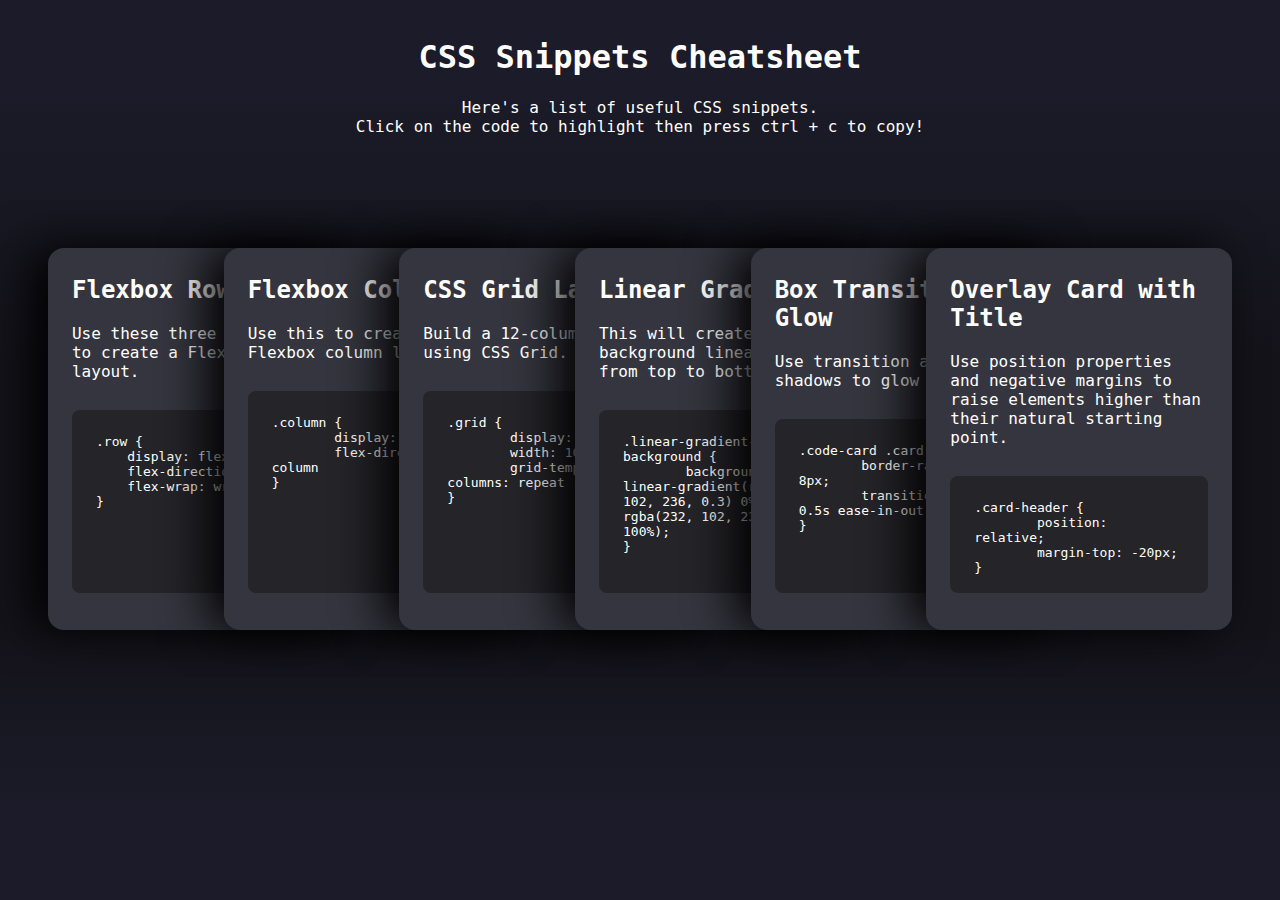
<file: index.html>
<!DOCTYPE html>
<html lang="en">

<head>
    <meta charset="UTF-8">
    <meta http-equiv="X-UA-Compatible" content="IE=edge">
    <meta name="viewport" content="width=device-width, initial-scale=1.0">
    <link rel="stylesheet" href="style.css">
    <title>CSS Snippets</title>
</head>

<body>
    <header>
        <h1>CSS Snippets Cheatsheet</h1>
        <p>Here's a list of useful CSS snippets.<br>Click on the code to highlight then press ctrl + c to copy!</p>
    </header>

    <main>
        <article class="card-list">
            <section class="card">
                <header>
                    <h2>Flexbox Row</h2>
                    <p>Use these three properties to create a Flexbox row layout.</p>
                </header>
                <pre>
<code>.row {
    display: flex;
    flex-direction: row;
    flex-wrap: wrap;
}</code>
                </pre>
            </section>

            <section class="card">
                <header>
                    <h2>Flexbox Column</h2>
                    <p>Use this to create a Flexbox column layout</p>
                </header>
                <pre>
<code>.column {
	display: flex;
	flex-direction: column
}</code>
                </pre>
            </section>

            <section class="card">
                <header>
                    <h2>CSS Grid Layout</h2>
                    <p>Build a 12-column layout using CSS Grid.</p>
                </header>
                <pre>
<code>.grid {
	display: grid;
	width: 100%;
	grid-template-columns: repeat (12, 1fr);
}</code>
                </pre>
            </section>

            <section class="card">
                <header>
                    <h2>Linear Gradients</h2>
                    <p>This will create a background linear gradient from top to bottom.</p>
                </header>
                <pre>
<code>.linear-gradient-background {
	background-image: linear-gradient(rgba(232, 102, 236, 0.3) 0%, rgba(232, 102, 236, 0.6) 100%);
}</code>
                </pre>
            </section>
            <section class="card">
                <header>
                    <h2>Box Transition Glow</h2>
                    <p>Use transition and box shadows to glow on hover.</p>
                </header>
                <pre>
<code>.code-card .card-header {
	border-radius: 8px;
	transition: all 0.5s ease-in-out;
}</code>
                </pre>
            </section>

            <section class="card">
                <header>
                    <h2>Overlay Card with Title</h2>
                    <p>Use position properties and negative margins to raise elements higher than their natural starting point.</p>
                </header>
                <pre>
<code>.card-header {
	position: relative;
	margin-top: -20px;
}</code>
                </pre>
            </section>
        </article>
    </main>
</body>

</html>
</file>
<file: style.css>
body {
    padding: 0;
    margin: 0;
    background: linear-gradient(180deg, rgb(27, 27, 41) 10%, rgb(20,19,26) 40%, rgb(20,19,26) 70%, rgb(27, 27, 41) 90%)  no-repeat center center fixed;
    background-size: cover;
    color: white;
    font-family: monospace, monospace;
    user-select: none;
}

body > header {
    text-align: center;
    margin: 3% 0 5%;
}

.card-list {
    display: flex;
    padding: 3rem;
    overflow-x: scroll;
    justify-content: center;
}

.card-list::-webkit-scrollbar {
    width: 10px;
    height: 10px;
}

.card-list::-webkit-scrollbar-thumb {
    border-radius: 10px;
    background: #201c29;
    box-shadow: inset 2px 2px 2px hsla(0,0%,100%,.25), inset -2px -2px 2px rgba(0,0,0,.25);
}

.card {
    display: flex;
    position: relative;
    flex-direction: column;
    height: 350px;
    width: 300px;
    min-width: 250px;
    padding: 1.5rem;
    padding-top: 0.5rem;
    border-radius: 16px;
    background-color: #35353f;
    box-shadow: -1rem 0 3rem #000;
    transition: all 0.2s ease;
}

.card:hover {
    transform: translateY(-1rem);
}

.card:hover~.card {
    transform: translateX(130px);
}

.card:not(:first-child) {
    margin-left: -130px;
}

.card pre {
    flex-grow: 1;
    padding: 1.5rem;
    background-color: #242429;
    border-radius: 8px;
    user-select: none;
    overflow-x: auto;
    white-space: pre-wrap;
    white-space: -moz-pre-wrap;
    white-space: -pre-wrap;
    white-space: -o-pre-wrap;
    word-wrap: break-word;
}

.card pre code {
    cursor: pointer;
    user-select: all;
}

.card pre code::selection {
    background: #c4c4c4;
    color: #14131A;
}
</file>
